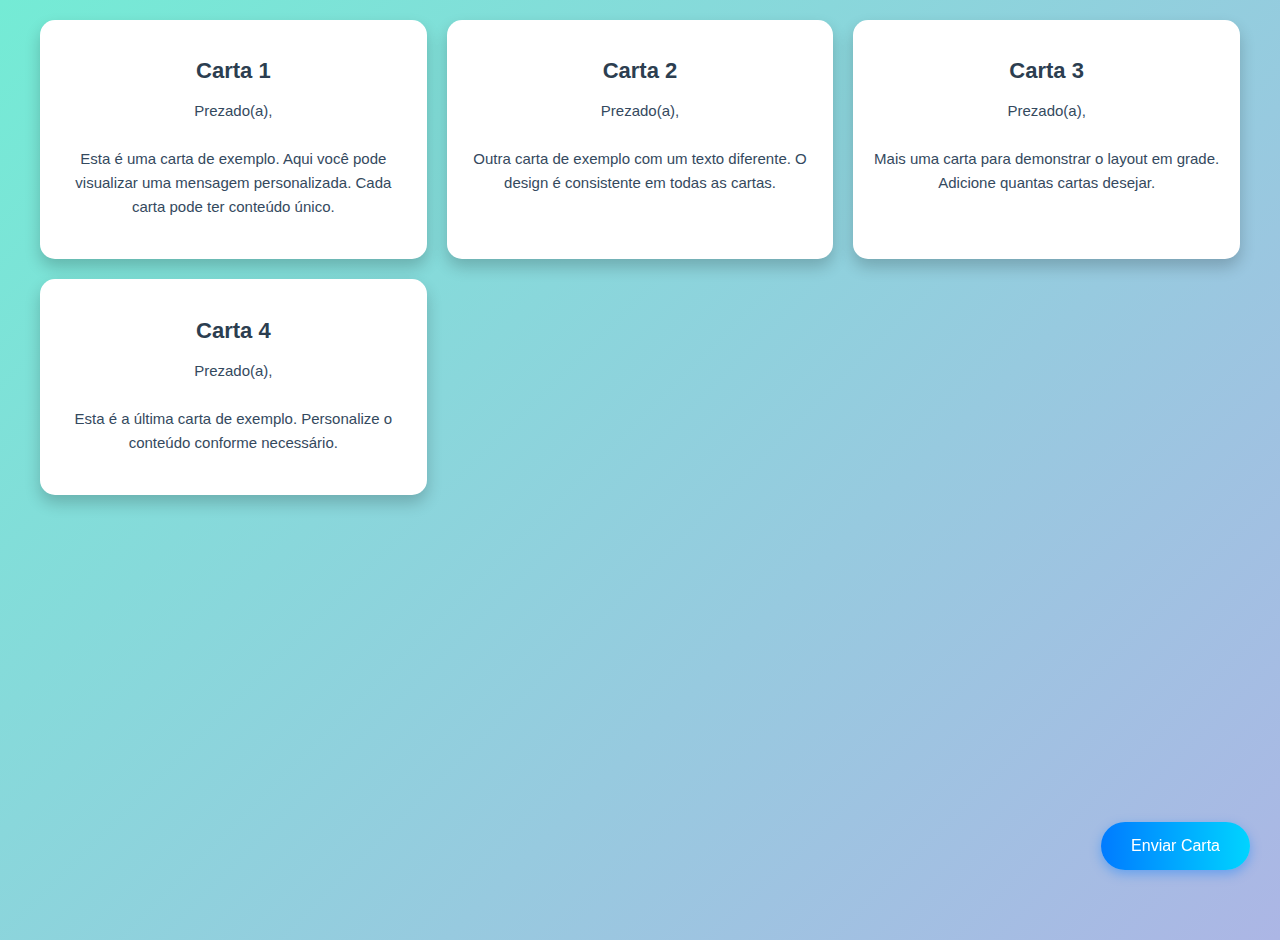
<file: cartas/index.html>
<!DOCTYPE html>
<html lang="pt-BR">
<head>
    <meta charset="UTF-8">
    <meta name="viewport" content="width=device-width, initial-scale=1.0">
    <title>Galeria de Cartas</title>
    <style>
        /* Estilização geral */
        body {
            font-family: 'Segoe UI', Tahoma, Geneva, Verdana, sans-serif;
            background: linear-gradient(135deg, #74ebd5, #acb6e5);
            margin: 0;
            padding: 20px;
            min-height: 100vh;
        }

        /* Container da grade de cartas */
        .container {
            display: grid;
            grid-template-columns: repeat(auto-fit, minmax(300px, 1fr));
            gap: 20px;
            max-width: 1200px;
            margin: 0 auto;
        }

        /* Estilização de cada carta */
        .carta {
            background: white;
            padding: 20px;
            border-radius: 15px;
            box-shadow: 0 8px 16px rgba(0, 0, 0, 0.2);
            text-align: center;
            animation: fadeIn 1s ease-in-out;
            transition: transform 0.3s;
        }

        .carta:hover {
            transform: translateY(-5px);
        }

        /* Animação de entrada */
        @keyframes fadeIn {
            from { opacity: 0; transform: translateY(20px); }
            to { opacity: 1; transform: translateY(0); }
        }

        /* Estilização do título da carta */
        .carta h2 {
            font-size: 22px;
            color: #2c3e50;
            margin-bottom: 15px;
        }

        /* Estilização do texto da carta */
        .carta p {
            font-size: 15px;
            color: #34495e;
            line-height: 1.6;
            margin-bottom: 20px;
        }

        /* Botão de enviar carta (fixo) */
        .botao-enviar {
            position: fixed;
            bottom: 30px;
            right: 30px;
            background: linear-gradient(90deg, #007bff, #00d4ff);
            color: white;
            padding: 15px 30px;
            border: none;
            border-radius: 25px;
            font-size: 16px;
            font-weight: 500;
            cursor: pointer;
            box-shadow: 0 4px 12px rgba(0, 123, 255, 0.4);
            transition: transform 0.3s, box-shadow 0.3s;
            text-decoration: none;
            display: inline-block;
        }

        .botao-enviar:hover {
            transform: scale(1.05);
            box-shadow: 0 6px 16px rgba(0, 123, 255, 0.6);
        }

        .botao-enviar:active {
            transform: scale(0.95);
        }

        /* Responsividade */
        @media (max-width: 600px) {
            .container {
                grid-template-columns: 1fr;
            }
            .carta {
                padding: 15px;
            }
            .carta h2 {
                font-size: 20px;
            }
            .carta p {
                font-size: 14px;
            }
            .botao-enviar {
                padding: 12px 20px;
                font-size: 14px;
                bottom: 20px;
                right: 20px;
            }
        }
    </style>
</head>
<body>
    <div class="container">
        <!-- Carta 1 -->
        <div class="carta">
            <h2>Carta 1</h2>
            <p>
                Prezado(a),<br><br>
                Esta é uma carta de exemplo. Aqui você pode visualizar uma mensagem personalizada.
                Cada carta pode ter conteúdo único.
            </p>
        </div>
        <!-- Carta 2 -->
        <div class="carta">
            <h2>Carta 2</h2>
            <p>
                Prezado(a),<br><br>
                Outra carta de exemplo com um texto diferente. 
                O design é consistente em todas as cartas.
            </p>
        </div>
        <!-- Carta 3 -->
        <div class="carta">
            <h2>Carta 3</h2>
            <p>
                Prezado(a),<br><br>
                Mais uma carta para demonstrar o layout em grade.
                Adicione quantas cartas desejar.
            </p>
        </div>
        <!-- Carta 4 -->
        <div class="carta">
            <h2>Carta 4</h2>
            <p>
                Prezado(a),<br><br>
                Esta é a última carta de exemplo. 
                Personalize o conteúdo conforme necessário.
            </p>
        </div>
    </div>

    <!-- Botão para página de envio -->
    <a href="enviar.html" class="botao-enviar">Enviar Carta</a>
</body>
</html>
</file>
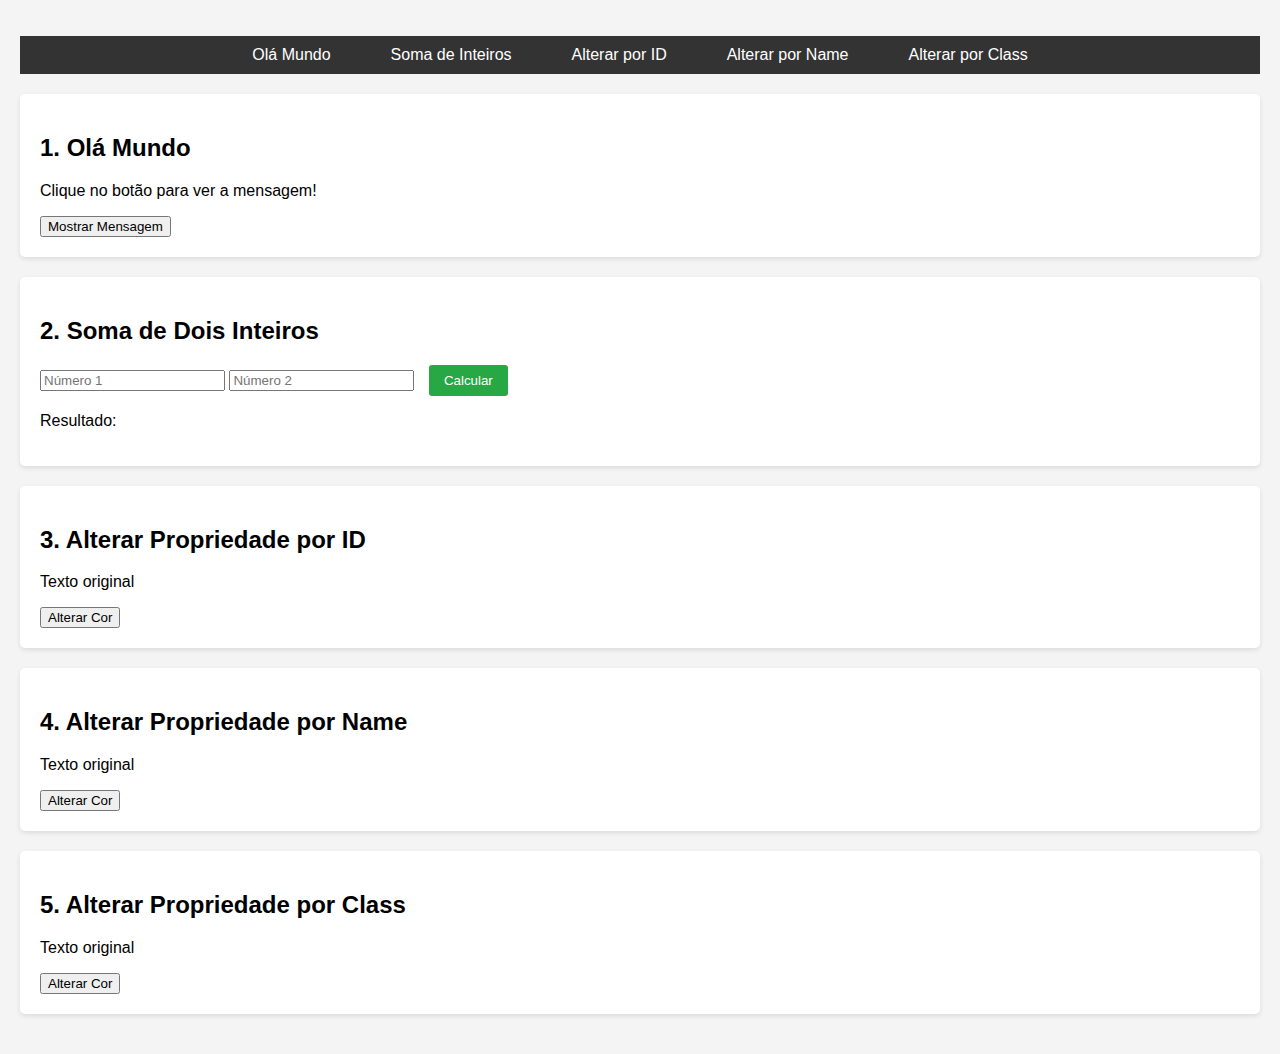
<file: paginacao/index.html>
<!DOCTYPE html>
<html lang="pt-br">
<head>
    <meta charset="UTF-8">
    <meta name="viewport" content="width=device-width, initial-scale=1.0">
    <title>Atividades da Semana</title>
    <link rel="stylesheet" href="style.css">
</head>
<body>
    <header>
        <nav>
            <ul class="nav-menu">
                <li><a href="#ola-mundo">Olá Mundo</a></li>
                <li><a href="#soma">Soma de Inteiros</a></li>
                <li><a href="#alterar-id">Alterar por ID</a></li>
                <li><a href="#alterar-name">Alterar por Name</a></li>
                <li><a href="#alterar-class">Alterar por Class</a></li>
            </ul>
        </nav>
    </header>

    <main>
        <section id="ola-mundo">
            <h2>1. Olá Mundo</h2>
            <p id="mensagem">Clique no botão para ver a mensagem!</p>
            <button onclick="mostrarOlaMundo()">Mostrar Mensagem</button>
        </section>

        <section id="soma">
            <h2>2. Soma de Dois Inteiros</h2>
            <input type="number" id="num1" placeholder="Número 1">
            <input type="number" id="num2" placeholder="Número 2">
            <button onclick="calcularSoma()">Calcular</button>
            <p id="resultado-soma">Resultado: </p>
        </section>

        <section id="alterar-id">
            <h2>3. Alterar Propriedade por ID</h2>
            <p id="texto-id">Texto original</p>
            <button onclick="alterarPorId()">Alterar Cor</button>
        </section>

        <section id="alterar-name">
            <h2>4. Alterar Propriedade por Name</h2>
            <p name="texto-name">Texto original</p>
            <button onclick="alterarPorName()">Alterar Cor</button>
        </section>

        <section id="alterar-class">
            <h2>5. Alterar Propriedade por Class</h2>
            <p class="texto-class">Texto original</p>
            <button onclick="alterarPorClass()">Alterar Cor</button>
        </section>
    </main>

    <script src="script.js"></script>
</body>
</html>
</file>
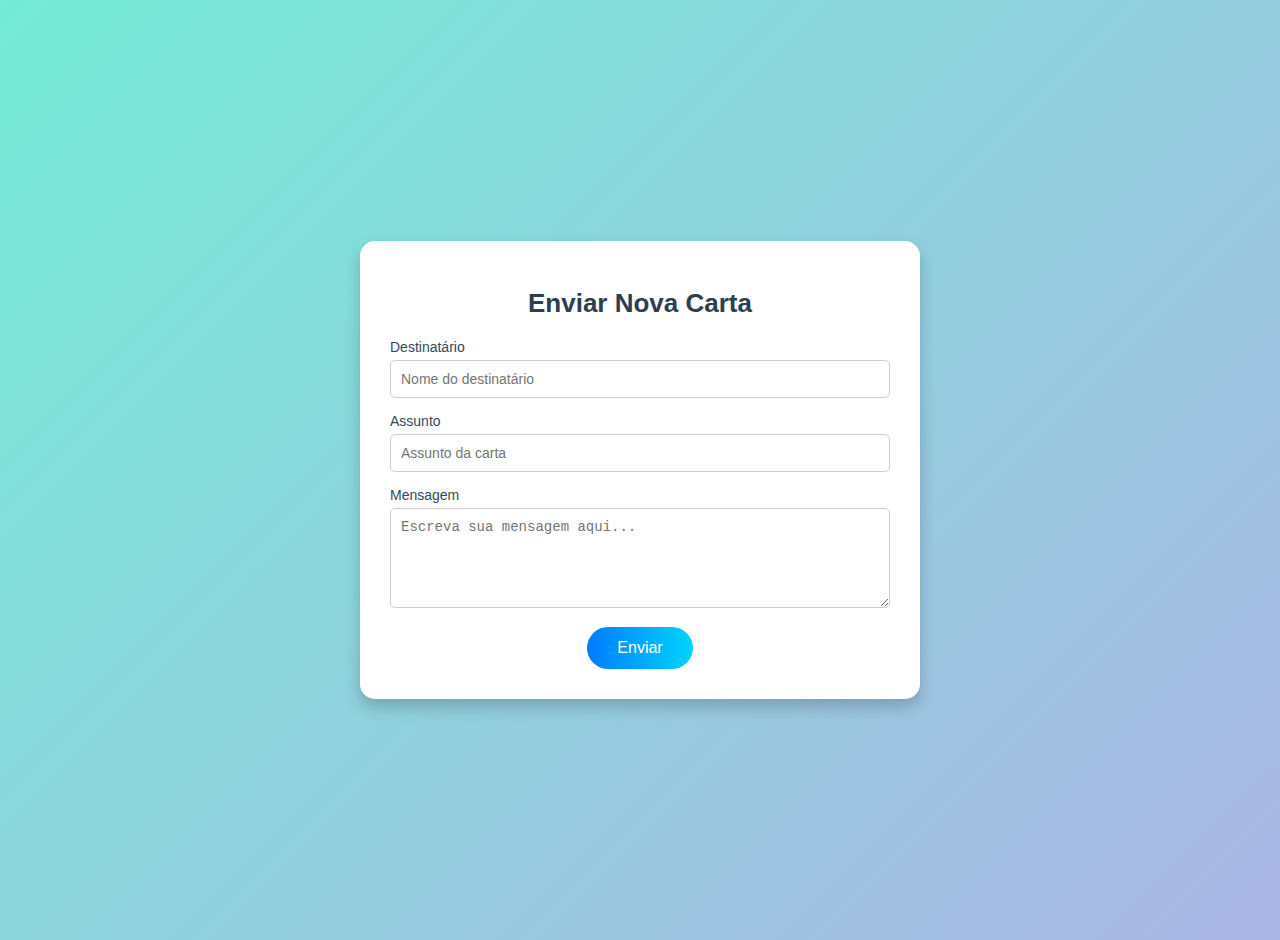
<file: cartas/enviar.html>
<!DOCTYPE html>
<html lang="pt-BR">
<head>
    <meta charset="UTF-8">
    <meta name="viewport" content="width=device-width, initial-scale=1.0">
    <title>Enviar Carta</title>
    <style>
        /* Estilização geral */
        body {
            font-family: 'Segoe UI', Tahoma, Geneva, Verdana, sans-serif;
            background: linear-gradient(135deg, #74ebd5, #acb6e5);
            display: flex;
            justify-content: center;
            align-items: center;
            min-height: 100vh;
            margin: 0;
            padding: 20px;
        }

        /* Container do formulário */
        .form-container {
            background: white;
            max-width: 500px;
            width: 100%;
            padding: 30px;
            border-radius: 15px;
            box-shadow: 0 8px 16px rgba(0, 0, 0, 0.2);
            animation: fadeIn 1s ease-in-out;
        }

        /* Animação de entrada */
        @keyframes fadeIn {
            from { opacity: 0; transform: translateY(20px); }
            to { opacity: 1; transform: translateY(0); }
        }

        /* Estilização do título */
        .form-container h1 {
            font-size: 26px;
            color: #2c3e50;
            text-align: center;
            margin-bottom: 20px;
        }

        /* Estilização dos campos do formulário */
        .form-container label {
            display: block;
            font-size: 14px;
            color: #34495e;
            margin-bottom: 5px;
            text-align: left;
        }

        .form-container input,
        .form-container textarea {
            width: 100%;
            padding: 10px;
            margin-bottom: 15px;
            border: 1px solid #ccc;
            border-radius: 5px;
            font-size: 14px;
            box-sizing: border-box;
        }

        .form-container textarea {
            resize: vertical;
            min-height: 100px;
        }

        /* Estilização do botão */
        .form-container button {
            background: linear-gradient(90deg, #007bff, #00d4ff);
            color: white;
            padding: 12px 30px;
            border: none;
            border-radius: 25px;
            font-size: 16px;
            font-weight: 500;
            cursor: pointer;
            display: block;
            margin: 0 auto;
            transition: transform 0.3s, box-shadow 0.3s;
        }

        .form-container button:hover {
            transform: scale(1.05);
            box-shadow: 0 4px 12px rgba(0, 123, 255, 0.4);
        }

        .form-container button:active {
            transform: scale(0.95);
        }

        /* Responsividade */
        @media (max-width: 600px) {
            .form-container {
                padding: 20px;
            }
            .form-container h1 {
                font-size: 22px;
            }
            .form-container input,
            .form-container textarea {
                font-size: 13px;
            }
            .form-container button {
                padding: 10px 20px;
                font-size: 14px;
            }
        }
    </style>
</head>
<body>
    <div class="form-container">
        <h1>Enviar Nova Carta</h1>
        <form id="carta-form">
            <label for="destinatario">Destinatário</label>
            <input type="text" id="destinatario" name="destinatario" placeholder="Nome do destinatário" required>

            <label for="assunto">Assunto</label>
            <input type="text" id="assunto" name="assunto" placeholder="Assunto da carta" required>

            <label for="mensagem">Mensagem</label>
            <textarea id="mensagem" name="mensagem" placeholder="Escreva sua mensagem aqui..." required></textarea>

            <button type="submit">Enviar</button>
        </form>
    </div>

    <script>
        // Script para lidar com o envio do formulário
        document.getElementById('carta-form').addEventListener('submit', function(event) {
            event.preventDefault();
            alert('Carta enviada com sucesso! (Esta é uma simulação)');
            // Aqui você pode adicionar lógica para enviar os dados a um servidor
            this.reset(); // Limpa o formulário
        });
    </script>
</body>
</html>
</file>
<file: paginacao/style.css>
/* Estilização geral */
body {
    font-family: Arial, sans-serif;
    margin: 0;
    padding: 20px;
    background-color: #f4f4f4;
}

/* Estilização do menu com ul e li */
.nav-menu {
    list-style: none;
    padding: 0;
    background-color: #333;
    display: flex;
    justify-content: center;
}

.nav-menu > li {
    margin: 0 15px;
}

.nav-menu > li > a {
    color: white;
    text-decoration: none;
    padding: 10px 15px;
    display: block;
}

.nav-menu > li > a:hover {
    background-color: #555;
}

/* Estilização das seções */
main > section {
    margin: 20px 0;
    padding: 20px;
    background-color: white;
    border-radius: 5px;
    box-shadow: 0 2px 5px rgba(0, 0, 0, 0.1);
}

/* Combinador para inputs e botões */
section input + button {
    margin-left: 10px;
    padding: 8px 15px;
    background-color: #28a745;
    color: white;
    border: none;
    border-radius: 3px;
    cursor: pointer;
}

section input + button:hover {
    background-color: #218838;
}

/* Classes para alteração dinâmica */
.texto-alterado {
    color: red;
    font-weight: bold;
}
</file>
